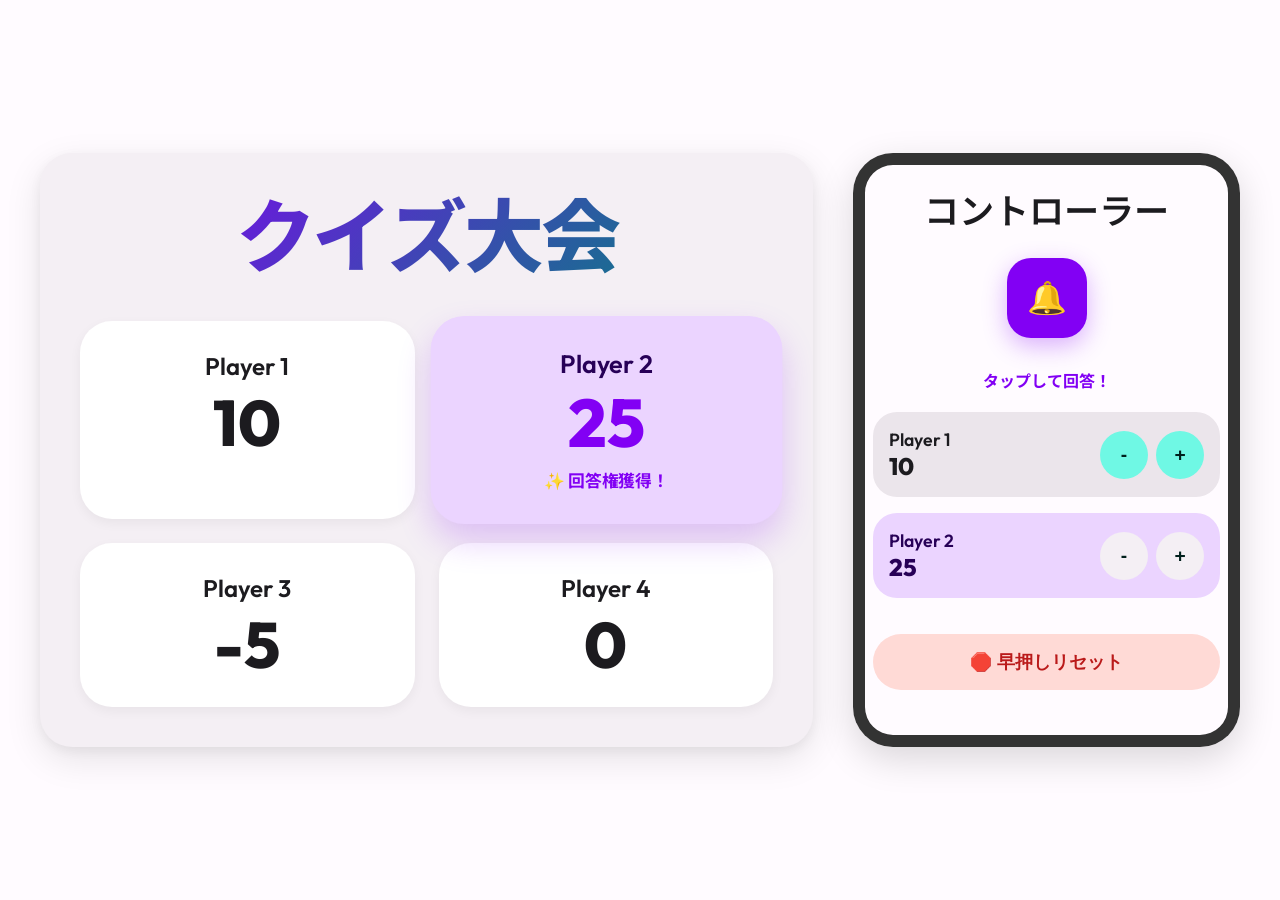
<file: m3_demo.html>
<!DOCTYPE html>
<html lang="ja">
<head>
    <meta charset="UTF-8">
    <meta name="viewport" content="width=device-width, initial-scale=1.0">
    <title>Material 3 Expressive Demo</title>
    <link rel="stylesheet" href="m3_demo.css">
</head>
<body>

<div class="demo-container">

    <!-- Projector Screen Mockup -->
    <div class="screen-mockup tv-screen">
        <h1 class="tv-title">クイズ大会</h1>
        
        <div class="board">
            <div class="player-card">
                <div class="player-name">Player 1</div>
                <div class="player-score">10</div>
            </div>
            
            <div class="player-card active">
                <div class="player-name">Player 2</div>
                <div class="player-score">25</div>
                <div style="margin-top:10px; font-weight: bold; color: var(--md-sys-color-primary);">✨ 回答権獲得！</div>
            </div>
            
            <div class="player-card">
                <div class="player-name">Player 3</div>
                <div class="player-score">-5</div>
            </div>
            
            <div class="player-card">
                <div class="player-name">Player 4</div>
                <div class="player-score">0</div>
            </div>
        </div>
    </div>

    <!-- Mobile Controller Mockup -->
    <div class="mobile-screen">
        <div class="mobile-header">コントローラー</div>
        
        <button class="fab">🔔</button>
        <div style="text-align: center; margin-bottom: 20px; color: var(--md-sys-color-primary); font-weight: bold;">タップして回答！</div>
        
        <div class="mobile-card">
            <div>
                <div class="mobile-card-title">Player 1</div>
                <div class="mobile-card-score">10</div>
            </div>
            <div style="display: flex; gap: 8px;">
                <button class="btn-icon">-</button>
                <button class="btn-icon">+</button>
            </div>
        </div>
        
        <div class="mobile-card" style="background-color: var(--md-sys-color-primary-container); color: var(--md-sys-color-on-primary-container);">
            <div>
                <div class="mobile-card-title">Player 2</div>
                <div class="mobile-card-score">25</div>
            </div>
            <div style="display: flex; gap: 8px;">
                <button class="btn-icon" style="background-color: var(--md-sys-color-surface-container);">-</button>
                <button class="btn-icon" style="background-color: var(--md-sys-color-surface-container);">+</button>
            </div>
        </div>
        
        <button class="btn-pill">🛑 早押しリセット</button>
    </div>

</div>

</body>
</html>
</file>
<file: m3_demo.css>
@import url('https://fonts.googleapis.com/css2?family=Outfit:wght@300;400;600;800&family=Noto+Sans+JP:wght@400;600;800&display=swap');

:root {
    /* Material 3 Expressive Colors (Vibrant Purple & Mint) */
    --md-sys-color-primary: #8200f4;
    --md-sys-color-on-primary: #ffffff;
    --md-sys-color-primary-container: #ebd4ff;
    --md-sys-color-on-primary-container: #270057;
    
    --md-sys-color-secondary: #008779;
    --md-sys-color-on-secondary: #ffffff;
    --md-sys-color-secondary-container: #6ff8e4;
    --md-sys-color-on-secondary-container: #00201c;
    
    --md-sys-color-surface: #fffbff;
    --md-sys-color-on-surface: #1c1b1f;
    --md-sys-color-surface-container-lowest: #ffffff;
    --md-sys-color-surface-container: #f4eff4;
    --md-sys-color-surface-container-high: #ebe5eb;
    
    --md-sys-color-error: #ba1a1a;
    --md-sys-color-error-container: #ffdad6;
    
    /* Shapes */
    --md-sys-shape-corner-extra-large: 32px;
    --md-sys-shape-corner-full: 9999px;

    /* Typography */
    --md-sys-typescale-display-large-font: 'Outfit', 'Noto Sans JP', sans-serif;
    --md-sys-typescale-display-large-size: 5rem;
    --md-sys-typescale-display-large-weight: 800;
    --md-sys-typescale-display-large-tracking: -0.04em;
    --md-sys-typescale-display-large-line-height: 1.1;

    --md-sys-typescale-headline-medium-size: 2.2rem;
    --md-sys-typescale-headline-medium-weight: 600;
}

body {
    margin: 0;
    font-family: 'Outfit', 'Noto Sans JP', sans-serif;
    background-color: var(--md-sys-color-surface);
    color: var(--md-sys-color-on-surface);
    display: flex;
    justify-content: center;
    align-items: center;
    min-height: 100vh;
    padding: 20px;
    box-sizing: border-box;
}

/* Layout for Demo */
.demo-container {
    display: flex;
    gap: 40px;
    max-width: 1200px;
    width: 100%;
}

.screen-mockup {
    background-color: var(--md-sys-color-surface-container-lowest);
    border-radius: var(--md-sys-shape-corner-extra-large);
    box-shadow: 0 12px 36px rgba(0,0,0,0.1), 0 4px 12px rgba(0,0,0,0.05);
    overflow: hidden;
    display: flex;
    flex-direction: column;
}

/* TV Screen (Projector) */
.tv-screen {
    flex: 2;
    padding: 40px;
    position: relative;
    background-color: var(--md-sys-color-surface-container);
}

.tv-title {
    font-family: var(--md-sys-typescale-display-large-font);
    font-size: var(--md-sys-typescale-display-large-size);
    font-weight: var(--md-sys-typescale-display-large-weight);
    letter-spacing: var(--md-sys-typescale-display-large-tracking);
    line-height: var(--md-sys-typescale-display-large-line-height);
    text-align: center;
    margin: 0 0 40px 0;
    background: linear-gradient(135deg, var(--md-sys-color-primary), var(--md-sys-color-secondary));
    -webkit-background-clip: text;
    -webkit-text-fill-color: transparent;
}

.board {
    display: grid;
    grid-template-columns: repeat(2, 1fr);
    gap: 24px;
}

.player-card {
    background-color: var(--md-sys-color-surface-container-lowest);
    border-radius: var(--md-sys-shape-corner-extra-large);
    padding: 30px;
    text-align: center;
    box-shadow: 0 4px 12px rgba(0,0,0,0.05);
    transition: transform 0.3s cubic-bezier(0.2, 0, 0, 1), box-shadow 0.3s cubic-bezier(0.2, 0, 0, 1);
}

.player-card.active {
    background-color: var(--md-sys-color-primary-container);
    color: var(--md-sys-color-on-primary-container);
    transform: scale(1.05);
    box-shadow: 0 16px 32px rgba(130, 0, 244, 0.2);
}

.player-card.active .player-score {
    color: var(--md-sys-color-primary);
}

.player-name {
    font-size: 1.5rem;
    font-weight: 600;
    margin-bottom: 10px;
}

.player-score {
    font-size: 4rem;
    font-weight: 800;
    line-height: 1;
}

/* Mobile Screen (Controller) */
.mobile-screen {
    flex: 1;
    max-width: 400px;
    background-color: var(--md-sys-color-surface);
    border-radius: 40px; /* Even rounder for mobile feel */
    padding: 30px 20px;
    box-shadow: inset 0 0 0 12px #333, 0 12px 36px rgba(0,0,0,0.15); /* Fake device bezel */
}

.mobile-header {
    font-size: var(--md-sys-typescale-headline-medium-size);
    font-weight: var(--md-sys-typescale-headline-medium-weight);
    margin-bottom: 24px;
    text-align: center;
}

.fab {
    display: flex;
    justify-content: center;
    align-items: center;
    width: 80px;
    height: 80px;
    background-color: var(--md-sys-color-primary);
    color: var(--md-sys-color-on-primary);
    border-radius: 24px; /* Squircle FAB */
    font-size: 2rem;
    box-shadow: 0 8px 24px rgba(130, 0, 244, 0.3);
    border: none;
    cursor: pointer;
    margin: 0 auto 30px auto;
    transition: transform 0.2s, border-radius 0.2s;
}

.fab:hover {
    transform: translateY(-4px);
    border-radius: var(--md-sys-shape-corner-full);
}

.mobile-card {
    background-color: var(--md-sys-color-surface-container-high);
    border-radius: 24px;
    padding: 16px;
    margin-bottom: 16px;
    display: flex;
    align-items: center;
    justify-content: space-between;
}

.mobile-card-title {
    font-weight: 600;
    font-size: 1.1rem;
}

.mobile-card-score {
    font-size: 1.5rem;
    font-weight: 800;
}

.btn-icon {
    width: 48px;
    height: 48px;
    border-radius: var(--md-sys-shape-corner-full);
    border: none;
    background-color: var(--md-sys-color-secondary-container);
    color: var(--md-sys-color-on-secondary-container);
    font-size: 1.2rem;
    font-weight: bold;
    cursor: pointer;
    transition: background-color 0.2s;
}

.btn-icon:hover {
    background-color: var(--md-sys-color-secondary);
    color: var(--md-sys-color-on-secondary);
}

.btn-pill {
    width: 100%;
    padding: 16px;
    border-radius: var(--md-sys-shape-corner-full);
    border: none;
    background-color: var(--md-sys-color-error-container);
    color: var(--md-sys-color-error);
    font-weight: 600;
    font-size: 1.1rem;
    cursor: pointer;
    margin-top: 20px;
}
</file>
